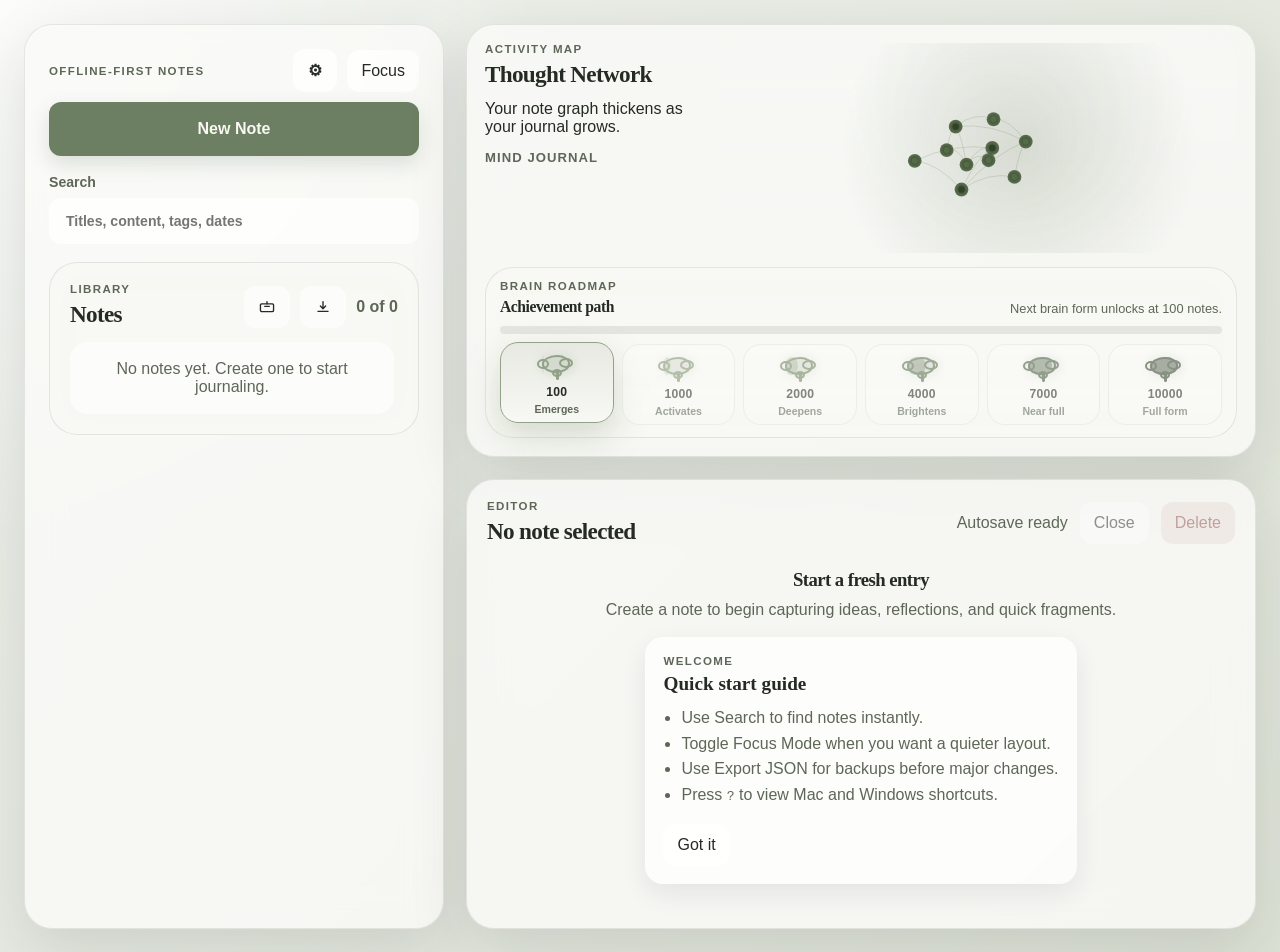
<file: index.html>
<!DOCTYPE html>
<html lang="en">
  <head>
    <meta charset="UTF-8" />
    <meta name="viewport" content="width=device-width, initial-scale=1.0" />
    <title>Mind Journal</title>
    <link rel="stylesheet" href="style.css" />
  </head>
  <body>
    <div class="app-shell">
      <aside class="sidebar panel">
        <div class="sidebar__top">
          <div class="sidebar__top-row">
            <p class="eyebrow">Offline-first notes</p>
            <div class="sidebar__top-actions">
              <button
                class="button button--ghost button--icon"
                id="settings-button"
                type="button"
                aria-label="Open display settings"
                aria-haspopup="dialog"
                aria-expanded="false"
                aria-controls="settings-popover"
              >
                &#9881;
              </button>
              <button class="button button--ghost" id="focus-mode-button" type="button">
                Focus
              </button>
            </div>
          </div>
          <div class="sidebar__title-row">
            <button class="button button--primary" id="new-note-button" type="button">
              New Note
            </button>
          </div>
        </div>

        <section class="toolbar">
          <div class="search-tools">
            <label class="search-field" for="search-input">
              <span>Search</span>
              <input
                id="search-input"
                name="search"
                type="search"
                placeholder="Titles, content, tags, dates"
                autocomplete="off"
              />
            </label>
          </div>

          <input id="import-file-input" type="file" accept="application/json,.json" class="hidden" />

          <section
            class="settings-popover panel panel--inner hidden"
            id="settings-popover"
            aria-labelledby="settings-heading"
            role="dialog"
            aria-modal="false"
          >
            <div>
              <p class="eyebrow">Preferences</p>
              <h2 id="settings-heading">Reading and layout</h2>
            </div>
            <div class="settings-list">
              <label class="theme-picker" id="theme-control-wrapper" for="theme-select">
                <span>Theme</span>
                <select id="theme-select" name="theme">
                  <option value="soft-gray">Soft Gray</option>
                  <option value="light">Light</option>
                  <option value="dark">Dark</option>
                  <option value="glass">Glass</option>
                  <option value="paper">Paper</option>
                </select>
              </label>

              <div class="settings-group">
                <span class="settings-group__label">Library view</span>
                <div class="segmented-control" id="view-control-wrapper" role="tablist" aria-label="Note view">
                  <button class="segmented-control__button" id="view-card" data-view="card" type="button">
                    Cards
                  </button>
                  <button class="segmented-control__button" id="view-timeline" data-view="timeline" type="button">
                    Timeline
                  </button>
                </div>
              </div>

              <label class="theme-picker" for="sort-select">
                <span>Sort</span>
                <select id="sort-select" name="sort">
                  <option value="updated">Updated</option>
                  <option value="created">Created</option>
                </select>
              </label>

              <label class="settings-toggle" for="toggle-brain-roadmap">
                <span>
                  <strong>Brain Roadmap</strong>
                  <small>Show the milestone roadmap under the Activity Map.</small>
                </span>
                <input id="toggle-brain-roadmap" type="checkbox" />
              </label>

              <div class="settings-actions">
                <button class="button button--ghost" id="import-button" type="button">
                  Import JSON
                </button>
                <button class="button button--ghost" id="export-button" type="button">
                  Export JSON
                </button>
              </div>

              <button class="button button--ghost settings-shortcuts-button" id="settings-shortcuts-button" type="button">
                Keyboard shortcuts
              </button>

              <p class="safety-note" id="safety-note">
                Backup tip: export your notes before importing. Imported files can replace existing notes that share the same ID.
              </p>
            </div>
          </section>
        </section>

        <section class="library panel panel--inner" aria-labelledby="library-heading">
          <div class="library__header">
            <div>
              <p class="eyebrow">Library</p>
              <h2 id="library-heading">Notes</h2>
            </div>
            <div class="library__header-actions">
              <button
                class="icon-button"
                id="open-folder-button"
                type="button"
                aria-label="Open archive browser"
              >
                <svg viewBox="0 0 24 24" aria-hidden="true" focusable="false">
                  <path
                    d="M4.75 7.75h14.5a1.5 1.5 0 0 1 1.5 1.5v7a2 2 0 0 1-2 2H5.25a2 2 0 0 1-2-2v-7a1.5 1.5 0 0 1 1.5-1.5Z"
                    fill="none"
                    stroke="currentColor"
                    stroke-linecap="round"
                    stroke-linejoin="round"
                    stroke-width="1.8"
                  />
                  <path
                    d="M9 11.25h6M12 4.75v3"
                    fill="none"
                    stroke="currentColor"
                    stroke-linecap="round"
                    stroke-linejoin="round"
                    stroke-width="1.8"
                  />
                </svg>
              </button>
              <button
                class="icon-button"
                id="download-backup-button"
                type="button"
                aria-label="Download backup"
              >
                <svg viewBox="0 0 24 24" aria-hidden="true" focusable="false">
                  <path
                    d="M12 4.75v9.5M8.5 10.75 12 14.25l3.5-3.5M5.25 17.75h13.5"
                    fill="none"
                    stroke="currentColor"
                    stroke-linecap="round"
                    stroke-linejoin="round"
                    stroke-width="1.8"
                  />
                </svg>
              </button>
              <p class="library__summary" id="library-summary"></p>
            </div>
          </div>
          <div class="library__content" id="library-container"></div>
        </section>
      </aside>

      <main class="main-column">
        <section class="visual panel" aria-labelledby="visual-heading">
          <div class="visual__copy">
            <div>
              <p class="eyebrow">Activity map</p>
              <h2 id="visual-heading">Thought Network</h2>
            </div>
            <p id="visual-summary">
              Your note graph thickens as your journal grows.
            </p>
            <p class="visual__brand">Mind Journal</p>
          </div>
          <canvas id="brain-canvas" width="640" height="260" aria-label="Decorative note activity visualization"></canvas>
          <div class="brain-roadmap panel panel--inner" id="brain-roadmap" aria-labelledby="brain-roadmap-heading">
            <div class="brain-roadmap__header">
              <div>
                <p class="eyebrow">Brain roadmap</p>
                <h3 id="brain-roadmap-heading">Achievement path</h3>
              </div>
              <p class="brain-roadmap__status" id="brain-roadmap-status">Next brain form unlocks at 100 notes.</p>
            </div>
            <div class="brain-roadmap__progress" aria-hidden="true">
              <span id="brain-roadmap-progress"></span>
            </div>
            <div class="brain-roadmap__grid" id="brain-roadmap-grid"></div>
          </div>
        </section>

        <section class="editor panel" id="editor-panel" aria-labelledby="editor-heading">
          <div class="editor__header">
            <div>
              <p class="eyebrow">Editor</p>
              <h2 id="editor-heading">No note selected</h2>
            </div>
            <div class="editor__actions">
              <span class="autosave-indicator" id="autosave-indicator">Autosave ready</span>
              <button class="button button--ghost" id="close-editor-button" type="button">
                Close
              </button>
              <button class="button button--danger" id="delete-note-button" type="button">
                Delete
              </button>
            </div>
          </div>

          <div class="undo-banner hidden" id="undo-banner">
            <span id="undo-message">Note deleted</span>
            <button class="button button--ghost" id="undo-delete-button" type="button">Undo</button>
          </div>

          <div class="editor__body" id="editor-body">
            <div class="empty-state" id="editor-empty-state">
              <h3>Start a fresh entry</h3>
              <p>Create a note to begin capturing ideas, reflections, and quick fragments.</p>
              <div class="welcome-panel hidden" id="onboarding-panel">
                <p class="eyebrow">Welcome</p>
                <h4>Quick start guide</h4>
                <ul class="welcome-panel__list">
                  <li>Use Search to find notes instantly.</li>
                  <li>Toggle Focus Mode when you want a quieter layout.</li>
                  <li>Use Export JSON for backups before major changes.</li>
                  <li>Press <code>?</code> to view Mac and Windows shortcuts.</li>
                </ul>
                <button class="button button--ghost" id="dismiss-onboarding-button" type="button">
                  Got it
                </button>
              </div>
            </div>

            <form class="editor-form hidden" id="editor-form">
              <label class="field" for="note-title">
                <span>Title</span>
                <input id="note-title" name="title" type="text" placeholder="Untitled note" maxlength="120" />
              </label>

              <label class="field" for="note-tags">
                <span>Tags</span>
                <input
                  id="note-tags"
                  name="tags"
                  type="text"
                  placeholder="comma, separated, tags"
                  autocomplete="off"
                />
              </label>

              <div class="tag-suggestions hidden" id="tag-suggestions">
                <p class="tag-suggestions__label">Used tags</p>
                <div class="tag-suggestions__chips" id="tag-suggestions-list"></div>
              </div>

              <label class="field field--grow" for="note-content">
                <span>Content</span>
                <textarea
                  id="note-content"
                  name="content"
                  placeholder="Write freely. Changes save automatically."
                ></textarea>
              </label>

              <dl class="meta-grid">
                <div>
                  <dt>Created</dt>
                  <dd id="note-created-at">-</dd>
                </div>
                <div>
                  <dt>Updated</dt>
                  <dd id="note-updated-at">-</dd>
                </div>
              </dl>
            </form>
          </div>
        </section>
      </main>
    </div>

    <template id="note-card-template">
      <article class="note-card">
        <header class="note-card__header">
          <h3></h3>
          <time></time>
        </header>
        <p class="note-card__preview"></p>
        <ul class="tag-list"></ul>
      </article>
    </template>

    <div class="modal-backdrop hidden" id="delete-modal-backdrop" aria-hidden="true">
      <section
        class="modal panel"
        id="delete-modal"
        role="dialog"
        aria-modal="true"
        aria-labelledby="delete-modal-heading"
        aria-describedby="delete-modal-description"
      >
        <p class="eyebrow">Confirm deletion</p>
        <h2 id="delete-modal-heading">Delete this note?</h2>
        <p class="modal__description" id="delete-modal-description">
          This note will be removed from your local journal and cannot be recovered here.
        </p>
        <div class="modal__actions">
          <button class="button button--ghost" id="cancel-delete-button" type="button">
            Cancel
          </button>
          <button class="button button--danger" id="confirm-delete-button" type="button">
            Delete Note
          </button>
        </div>
      </section>
    </div>

    <div class="modal-backdrop hidden" id="folder-browser-backdrop" aria-hidden="true">
      <section
        class="modal panel modal--wide folder-browser"
        id="folder-browser-modal"
        role="dialog"
        aria-modal="true"
        aria-labelledby="folder-browser-heading"
        aria-describedby="folder-browser-description"
      >
        <div class="modal__topline">
          <div>
            <p class="eyebrow">Archive</p>
            <h2 id="folder-browser-heading">Browse archive</h2>
          </div>
          <button class="icon-button" id="close-folder-browser-button" type="button" aria-label="Close archive browser">
            &times;
          </button>
        </div>
        <p class="modal__description" id="folder-browser-description">
          Search across your full archive, then narrow by tags or by month when your journal gets larger.
        </p>
        <div class="folder-browser__search">
          <label class="search-field" for="folder-search-input">
            <span>Search</span>
            <input
              id="folder-search-input"
              name="folder-search"
              type="search"
              placeholder="Titles, content, tags, dates"
              autocomplete="off"
            />
          </label>
          <button class="button button--ghost" id="folder-clear-button" type="button">Reset</button>
        </div>
        <div class="folder-browser__browse">
          <section class="folder-browser__section" aria-labelledby="folder-tags-heading">
            <div class="folder-browser__section-head">
              <h3 id="folder-tags-heading">#Tags</h3>
            </div>
            <div class="folder-browser__chips" id="folder-tag-list"></div>
          </section>
          <section class="folder-browser__section" aria-labelledby="folder-months-heading">
            <div class="folder-browser__section-head">
              <h3 id="folder-months-heading">View by month</h3>
            </div>
            <div class="folder-browser__chips" id="folder-month-list"></div>
          </section>
        </div>
        <div class="folder-browser__results-head">
          <p class="eyebrow">Results</p>
          <p class="folder-browser__summary" id="folder-results-summary"></p>
        </div>
        <div class="folder-browser__results" id="folder-results"></div>
      </section>
    </div>

    <div class="modal-backdrop hidden" id="shortcuts-modal-backdrop" aria-hidden="true">
      <section
        class="modal panel modal--wide"
        id="shortcuts-modal"
        role="dialog"
        aria-modal="true"
        aria-labelledby="shortcuts-modal-heading"
        aria-describedby="shortcuts-modal-description"
      >
        <div class="modal__topline">
          <div>
            <p class="eyebrow">Keyboard shortcuts</p>
            <h2 id="shortcuts-modal-heading">Shortcuts for Mac and Windows</h2>
          </div>
          <button class="icon-button" id="close-shortcuts-button" type="button" aria-label="Close shortcuts help">
            &times;
          </button>
        </div>
        <p class="modal__description" id="shortcuts-modal-description">
          Use these shortcuts when you are not typing in a field. The <code>?</code> shortcut opens this panel.
        </p>

        <div class="shortcut-grid-wrap">
          <div class="shortcut-grid" aria-label="Shortcut reference">
            <div class="shortcut-grid__header">Action</div>
            <div class="shortcut-grid__header">Mac</div>
            <div class="shortcut-grid__header">Windows</div>

            <div>Open shortcut help</div>
            <kbd>?</kbd>
            <kbd>?</kbd>

            <div>Create new note</div>
            <kbd>N</kbd>
            <kbd>N</kbd>

            <div>Focus search</div>
            <kbd>Cmd + F</kbd>
            <kbd>Ctrl + F</kbd>

            <div>Toggle Focus Mode</div>
            <kbd>Cmd + .</kbd>
            <kbd>Ctrl + .</kbd>

            <div>Clear filters</div>
            <kbd>Cmd + Delete</kbd>
            <kbd>Ctrl + Backspace</kbd>

            <div>Next visible note</div>
            <kbd>J</kbd>
            <kbd>J</kbd>

            <div>Previous visible note</div>
            <kbd>K</kbd>
            <kbd>K</kbd>

            <div>Open archive</div>
            <kbd>O</kbd>
            <kbd>O</kbd>

            <div>Download backup</div>
            <kbd>D</kbd>
            <kbd>D</kbd>

            <div>Close editor or dialog</div>
            <kbd>Esc</kbd>
            <kbd>Esc</kbd>
          </div>
        </div>
      </section>
    </div>

    <div class="modal-backdrop hidden" id="import-confirm-modal-backdrop" aria-hidden="true">
      <section
        class="modal panel"
        id="import-confirm-modal"
        role="dialog"
        aria-modal="true"
        aria-labelledby="import-confirm-heading"
        aria-describedby="import-confirm-description"
      >
        <p class="eyebrow">Import confirmation</p>
        <h2 id="import-confirm-heading">Review import</h2>
        <p class="modal__description" id="import-confirm-description">
          Importing can add new notes and replace existing notes that use the same ID.
        </p>
        <dl class="import-summary">
          <div>
            <dt>File</dt>
            <dd id="import-summary-file">-</dd>
          </div>
          <div>
            <dt>Valid notes</dt>
            <dd id="import-summary-total">-</dd>
          </div>
          <div>
            <dt>Added</dt>
            <dd id="import-summary-added">-</dd>
          </div>
          <div>
            <dt>Replaced</dt>
            <dd id="import-summary-replaced">-</dd>
          </div>
        </dl>
        <div class="modal__actions">
          <button class="button button--ghost" id="cancel-import-button" type="button">
            Cancel
          </button>
          <button class="button button--primary" id="confirm-import-button" type="button">
            Import Notes
          </button>
        </div>
      </section>
    </div>

    <script src="script.js"></script>
  </body>
</html>
</file>
<file: style.css>
:root {
  --font-display: "Iowan Old Style", "Palatino Linotype", "Book Antiqua", Georgia, serif;
  --font-body: "Avenir Next", "Segoe UI", "Helvetica Neue", sans-serif;
  --radius-lg: 28px;
  --radius-md: 18px;
  --radius-sm: 12px;
  --shadow-soft: 0 22px 60px rgba(27, 31, 35, 0.12);
  --shadow-card: 0 10px 26px rgba(27, 31, 35, 0.08);
  --transition: 180ms ease;
}

body[data-theme="soft-gray"] {
  --bg: #eef0eb;
  --bg-accent: radial-gradient(circle at top left, rgba(255, 255, 255, 0.8), transparent 34%),
    linear-gradient(135deg, #eef0eb 0%, #dde2d6 100%);
  --panel: rgba(251, 251, 248, 0.82);
  --panel-strong: rgba(248, 248, 244, 0.95);
  --border: rgba(74, 80, 67, 0.12);
  --text: #252b22;
  --muted: #5e6757;
  --accent: #546a48;
  --accent-strong: #32412a;
  --danger: #8d4b4b;
  --input: rgba(255, 255, 255, 0.68);
  --canvas-glow: rgba(84, 106, 72, 0.2);
  --brain-100: #8f9f84;
  --brain-1000: #7b906d;
  --brain-2000: #667e58;
  --brain-4000: #546a48;
  --brain-7000: #405438;
  --brain-10000: #2d3e26;
}

body[data-theme="light"] {
  --bg: #f8f5ef;
  --bg-accent: radial-gradient(circle at top right, rgba(255, 211, 156, 0.32), transparent 30%),
    linear-gradient(150deg, #f8f5ef 0%, #efe8db 100%);
  --panel: rgba(255, 255, 255, 0.84);
  --panel-strong: rgba(255, 255, 255, 0.97);
  --border: rgba(112, 95, 73, 0.12);
  --text: #271f16;
  --muted: #6d5e4d;
  --accent: #a05f2b;
  --accent-strong: #7b4319;
  --danger: #9b473d;
  --input: rgba(248, 242, 235, 0.82);
  --canvas-glow: rgba(160, 95, 43, 0.22);
  --brain-100: #d2b090;
  --brain-1000: #c38f63;
  --brain-2000: #b57545;
  --brain-4000: #a05f2b;
  --brain-7000: #8c4f21;
  --brain-10000: #6e3916;
}

body[data-theme="dark"] {
  --bg: #141819;
  --bg-accent: radial-gradient(circle at top left, rgba(86, 114, 96, 0.3), transparent 36%),
    linear-gradient(150deg, #141819 0%, #1c2220 100%);
  --panel: rgba(26, 31, 30, 0.82);
  --panel-strong: rgba(30, 37, 36, 0.96);
  --border: rgba(214, 226, 214, 0.1);
  --text: #edf1eb;
  --muted: #acb7ad;
  --accent: #9fba9c;
  --accent-strong: #d6ead2;
  --danger: #f09a8c;
  --input: rgba(19, 23, 22, 0.84);
  --canvas-glow: rgba(159, 186, 156, 0.18);
  --brain-100: #7f9b7d;
  --brain-1000: #93af90;
  --brain-2000: #a7c3a4;
  --brain-4000: #b8d1b5;
  --brain-7000: #cce0c8;
  --brain-10000: #e4f3e0;
  --shadow-soft: 0 24px 80px rgba(0, 0, 0, 0.3);
  --shadow-card: 0 12px 24px rgba(0, 0, 0, 0.22);
}

body[data-theme="glass"] {
  --bg: #e7edf3;
  --bg-accent:
    radial-gradient(circle at top left, rgba(255, 255, 255, 0.82), transparent 30%),
    radial-gradient(circle at top right, rgba(173, 211, 236, 0.26), transparent 28%),
    linear-gradient(150deg, #e7edf3 0%, #d7e1ea 52%, #cfdce6 100%);
  --panel: rgba(248, 252, 255, 0.58);
  --panel-strong: rgba(252, 254, 255, 0.74);
  --border: rgba(92, 114, 132, 0.16);
  --text: #1d2a34;
  --muted: #5f7282;
  --accent: #6b8aa3;
  --accent-strong: #466276;
  --danger: #975c68;
  --input: rgba(255, 255, 255, 0.46);
  --canvas-glow: rgba(116, 164, 197, 0.22);
  --brain-100: #a9bccd;
  --brain-1000: #91acc2;
  --brain-2000: #7d9fb8;
  --brain-4000: #6b8aa3;
  --brain-7000: #59768f;
  --brain-10000: #425d74;
  --shadow-soft: 0 24px 66px rgba(44, 61, 78, 0.12);
  --shadow-card: 0 12px 28px rgba(54, 74, 92, 0.1);
}

body[data-theme="paper"] {
  --bg: #f5f0e6;
  --bg-accent:
    radial-gradient(circle at top left, rgba(255, 255, 255, 0.72), transparent 30%),
    linear-gradient(145deg, #f5f0e6 0%, #efe6d7 48%, #e8decf 100%);
  --panel: rgba(255, 251, 245, 0.84);
  --panel-strong: rgba(255, 252, 247, 0.96);
  --border: rgba(105, 87, 68, 0.12);
  --text: #2e2419;
  --muted: #6d5c49;
  --accent: #8a6b4e;
  --accent-strong: #654a34;
  --danger: #9a5d53;
  --input: rgba(255, 248, 238, 0.84);
  --canvas-glow: rgba(165, 128, 90, 0.16);
  --brain-100: #cbb59b;
  --brain-1000: #b89b7a;
  --brain-2000: #a98761;
  --brain-4000: #8a6b4e;
  --brain-7000: #75563d;
  --brain-10000: #5d4330;
  --shadow-soft: 0 22px 58px rgba(65, 48, 31, 0.1);
  --shadow-card: 0 10px 24px rgba(80, 60, 40, 0.08);
}

* {
  box-sizing: border-box;
}

html,
body {
  min-height: 100%;
}

body {
  margin: 0;
  font-family: var(--font-body);
  color: var(--text);
  background: var(--bg-accent);
}

button,
input,
textarea,
select {
  font: inherit;
}

button,
select {
  color: inherit;
}

button {
  cursor: pointer;
}

.hidden {
  display: none !important;
}

.app-shell {
  display: grid;
  grid-template-columns: minmax(320px, 420px) minmax(0, 1fr);
  gap: 22px;
  min-height: 100vh;
  padding: 24px;
}

.panel {
  backdrop-filter: blur(18px);
  background: var(--panel);
  border: 1px solid var(--border);
  border-radius: var(--radius-lg);
  box-shadow: var(--shadow-soft);
}

.panel--inner {
  background: var(--panel-strong);
  box-shadow: none;
}

.sidebar,
.main-column {
  min-height: 0;
}

.sidebar {
  display: flex;
  flex-direction: column;
  gap: 18px;
  padding: 24px;
}

.main-column {
  display: grid;
  grid-template-rows: auto minmax(0, 1fr);
  gap: 22px;
}

.eyebrow {
  margin: 0 0 6px;
  font-size: 0.72rem;
  font-weight: 700;
  letter-spacing: 0.12em;
  text-transform: uppercase;
  color: var(--muted);
}

h1,
h2,
h3 {
  margin: 0;
  font-family: var(--font-display);
  font-weight: 600;
  letter-spacing: -0.03em;
}

h1 {
  font-size: clamp(2rem, 2.2vw, 2.6rem);
}

h2 {
  font-size: 1.45rem;
}

p {
  margin: 0;
}

.sidebar__top,
.toolbar,
.toolbar__row,
.visual__copy,
.editor__header,
.editor__actions,
.calendar__header,
.calendar__nav {
  display: flex;
  align-items: center;
  justify-content: space-between;
  gap: 12px;
}

.sidebar__top,
.toolbar {
  align-items: stretch;
  flex-direction: column;
}

.sidebar__top {
  gap: 10px;
}

.sidebar__top-row,
.sidebar__title-row {
  display: flex;
  align-items: center;
  justify-content: space-between;
  gap: 12px;
}

.sidebar__top-row .eyebrow {
  margin: 0;
}

.sidebar__title-row {
  align-items: end;
}

#new-note-button {
  width: 100%;
  min-height: 54px;
  padding: 14px 18px;
  font-size: 1rem;
  font-weight: 800;
  background: color-mix(in srgb, var(--accent) 86%, white 14%);
  box-shadow: 0 8px 20px color-mix(in srgb, var(--accent) 18%, transparent);
}

#new-note-button:hover {
  background: color-mix(in srgb, var(--accent) 90%, white 10%);
}

.sidebar__top-actions {
  display: flex;
  align-items: center;
  gap: 10px;
}

.button--icon {
  min-width: 44px;
  padding-inline: 0;
  font-weight: 800;
}

.icon-button {
  display: inline-flex;
  align-items: center;
  justify-content: center;
}

.icon-button svg {
  width: 18px;
  height: 18px;
  flex: 0 0 auto;
}

.toolbar {
  gap: 14px;
  position: relative;
}

.settings-popover {
  position: absolute;
  top: 0;
  right: 0;
  z-index: 12;
  display: flex;
  flex-direction: column;
  gap: 14px;
  width: min(100%, 360px);
  padding: 16px;
}

.settings-list {
  display: flex;
  flex-direction: column;
  gap: 10px;
}

.settings-list > .theme-picker,
.settings-group {
  padding: 12px 14px;
  border-radius: var(--radius-md);
  background: var(--input);
}

.settings-toggle {
  display: flex;
  align-items: center;
  justify-content: space-between;
  gap: 14px;
  padding: 12px 14px;
  border-radius: var(--radius-md);
  background: var(--input);
}

.settings-toggle span {
  display: flex;
  flex-direction: column;
  gap: 4px;
}

.settings-toggle strong {
  font-size: 0.92rem;
}

.settings-toggle small {
  color: var(--muted);
  font-size: 0.78rem;
  line-height: 1.4;
}

.settings-toggle input {
  width: 18px;
  height: 18px;
  accent-color: var(--accent);
  flex: 0 0 auto;
}

.settings-group {
  display: flex;
  flex-direction: column;
  gap: 10px;
}

.settings-group__label {
  color: var(--muted);
  font-size: 0.88rem;
  font-weight: 600;
}

.settings-actions {
  display: grid;
  grid-template-columns: repeat(2, minmax(0, 1fr));
  gap: 10px;
}

.settings-shortcuts-button {
  width: 100%;
}

.toolbar__row {
  align-items: end;
}

.toolbar__row--actions {
  align-items: center;
  flex-wrap: wrap;
}

.safety-note {
  padding: 12px 14px;
  border-radius: var(--radius-md);
  background: rgba(160, 95, 43, 0.1);
  color: var(--muted);
  font-size: 0.84rem;
  line-height: 1.5;
}

.search-field,
.theme-picker,
.field {
  display: flex;
  flex-direction: column;
  gap: 8px;
  color: var(--muted);
  font-size: 0.88rem;
  font-weight: 600;
}

.theme-picker--inline {
  min-width: 164px;
}

.search-tools {
  display: block;
}

.view-tools {
  display: inline-flex;
  align-items: center;
  gap: 10px;
  min-width: 0;
  flex-wrap: wrap;
}

.calendar-trigger {
  display: inline-flex;
  align-items: center;
  justify-content: center;
  gap: 8px;
  min-height: 50px;
  white-space: nowrap;
}

.calendar-trigger__icon {
  font-size: 1rem;
}

.search-field input,
.theme-picker select,
.field input,
.field textarea {
  width: 100%;
  border: 1px solid transparent;
  border-radius: var(--radius-sm);
  background: var(--input);
  color: var(--text);
  padding: 14px 16px;
  transition: border-color var(--transition), transform var(--transition), background var(--transition);
}

.search-field input:focus,
.theme-picker select:focus,
.field input:focus,
.field textarea:focus {
  outline: none;
  border-color: var(--accent);
  transform: translateY(-1px);
}

.field--grow,
.field textarea {
  flex: 1;
}

.field textarea {
  min-height: 280px;
  resize: vertical;
  line-height: 1.6;
}

.button,
.icon-button,
.segmented-control__button,
.calendar-day {
  border: 0;
  border-radius: var(--radius-sm);
  transition: transform var(--transition), background var(--transition), color var(--transition),
    box-shadow var(--transition);
}

.button,
.segmented-control__button,
.icon-button {
  padding: 12px 14px;
}

.button {
  background: rgba(255, 255, 255, 0.12);
}

.button:hover,
.icon-button:hover,
.segmented-control__button:hover,
.calendar-day:hover {
  transform: translateY(-1px);
}

.button--primary {
  background: var(--accent);
  color: #f9f8f3;
  box-shadow: var(--shadow-card);
}

.button--ghost,
.icon-button,
.segmented-control__button {
  background: var(--input);
}

.button--danger {
  background: rgba(157, 71, 61, 0.14);
  color: var(--danger);
}

.button:disabled,
.icon-button:disabled,
.segmented-control__button:disabled {
  opacity: 0.5;
  cursor: not-allowed;
  transform: none;
}

.segmented-control {
  display: inline-grid;
  grid-template-columns: repeat(2, 1fr);
  gap: 6px;
  padding: 6px;
  border-radius: var(--radius-md);
  background: var(--input);
}

.segmented-control__button.is-active {
  background: var(--accent);
  color: #f9f8f3;
}

.calendar,
.library,
.editor,
.visual {
  padding: 20px;
}

.calendar {
  display: flex;
  flex-direction: column;
  gap: 10px;
  padding: 16px;
  position: absolute;
  top: calc(100% + 10px);
  left: 0;
  right: 0;
  z-index: 15;
}

.calendar__month {
  font-weight: 700;
  color: var(--muted);
  font-size: 0.98rem;
}

.calendar__header {
  gap: 8px;
}

.calendar__nav {
  gap: 8px;
}

.calendar .icon-button {
  padding: 10px 12px;
}

.calendar__weekdays,
.calendar__grid {
  display: grid;
  grid-template-columns: repeat(7, minmax(0, 1fr));
  gap: 6px;
}

.calendar__weekdays span {
  text-align: center;
  font-size: 0.74rem;
  font-weight: 700;
  letter-spacing: 0.02em;
  color: var(--muted);
}

.calendar-day {
  position: relative;
  min-height: 46px;
  padding: 8px 4px 6px;
  background: var(--input);
  color: var(--text);
  border-radius: 10px;
}

.calendar-day span {
  display: block;
  text-align: center;
  font-weight: 700;
  font-size: 0.95rem;
  line-height: 1.1;
}

.calendar-day small {
  display: inline-flex;
  align-items: center;
  justify-content: center;
  min-width: 18px;
  height: 18px;
  margin-top: 4px;
  padding: 0 5px;
  border-radius: 999px;
  background: rgba(255, 255, 255, 0.55);
  color: var(--muted);
  font-size: 0.68rem;
  font-weight: 800;
  line-height: 1;
}

.calendar-day.is-muted {
  opacity: 0.36;
}

.calendar-day.is-selected {
  background: var(--accent);
  color: #f9f8f3;
}

.calendar-day.is-selected small,
.calendar-day.is-today small {
  color: inherit;
}

.calendar-day.is-selected small {
  background: rgba(255, 255, 255, 0.18);
}

.calendar-day.is-today {
  box-shadow: inset 0 0 0 1px var(--accent);
}

.calendar-day small.is-empty {
  visibility: hidden;
}

.library {
  display: flex;
  flex-direction: column;
  min-height: 0;
  overflow: hidden;
}

body.focus-mode .toolbar__row,
body.focus-mode .toolbar__row--actions {
  display: none !important;
}

body.focus-mode .sidebar {
  align-self: stretch;
  gap: 12px;
  height: 100%;
}

body.focus-mode .sidebar__top {
  gap: 10px;
}

body.focus-mode .toolbar {
  gap: 8px;
}

body.focus-mode .app-shell {
  min-height: calc(100vh - 48px);
  height: calc(100vh - 48px);
}

body.focus-mode .main-column {
  grid-template-rows: minmax(0, 1fr);
  height: 100%;
}

body.focus-mode .visual {
  display: none;
}

body.focus-mode .library {
  max-height: none;
  flex: 1;
}

body.focus-mode .library__header {
  margin-bottom: 8px;
}

body.focus-mode .library__content {
  gap: 6px;
  padding-right: 0;
}

body.focus-mode .note-card,
body.focus-mode .timeline-group {
  padding: 10px;
}

body.focus-mode .note-card h3 {
  font-size: 0.98rem;
}

body.focus-mode .tag-list {
  gap: 5px;
}

body.focus-mode .tag-list li {
  padding: 4px 8px;
  font-size: 0.68rem;
}

body.focus-mode .editor {
  min-height: 0;
  height: 100%;
}

.library__header {
  display: flex;
  align-items: end;
  justify-content: space-between;
  gap: 12px;
  margin-bottom: 14px;
}

.library__header-actions {
  display: flex;
  align-items: center;
  gap: 10px;
}

.library__summary {
  color: var(--muted);
  font-weight: 700;
}

.library__content {
  display: flex;
  flex-direction: column;
  gap: 10px;
  overflow-y: auto;
  min-height: 0;
  max-height: min(58vh, 680px);
  padding-right: 4px;
}

.note-card,
.timeline-group {
  padding: 14px;
  border-radius: var(--radius-md);
  border: 1px solid transparent;
  background: var(--input);
  box-shadow: var(--shadow-card);
  cursor: pointer;
  transition: transform var(--transition), border-color var(--transition), background var(--transition);
}

.note-card.is-selected,
.timeline-group .note-card.is-selected {
  border-color: var(--accent);
  background: var(--panel-strong);
}

.note-card__header {
  display: flex;
  align-items: start;
  justify-content: space-between;
  gap: 12px;
  margin-bottom: 0;
}

.note-card__header h3 {
  font-size: 1rem;
  line-height: 1.25;
}

.timeline-group__label,
.empty-state p,
.autosave-indicator,
.meta-grid dd {
  color: var(--muted);
}

.tag-list {
  display: flex;
  flex-wrap: wrap;
  gap: 6px;
  list-style: none;
  padding: 0;
  margin: 10px 0 0;
}

.tag-list li {
  padding: 5px 9px;
  border-radius: 999px;
  background: rgba(160, 95, 43, 0.14);
  color: var(--accent-strong);
  font-size: 0.74rem;
  font-weight: 700;
  cursor: pointer;
  border: 1px solid rgba(160, 95, 43, 0.18);
  transition: transform var(--transition), background var(--transition), color var(--transition),
    border-color var(--transition);
}

.tag-list li:hover {
  transform: translateY(-1px);
  background: var(--accent);
  color: #f9f8f3;
  border-color: var(--accent);
}

.tag-suggestions {
  display: flex;
  flex-direction: column;
  gap: 8px;
  margin-top: -2px;
}

.tag-suggestions__label {
  color: var(--muted);
  font-size: 0.78rem;
  font-weight: 800;
  letter-spacing: 0.08em;
  text-transform: uppercase;
}

.tag-suggestions__chips {
  display: flex;
  flex-wrap: wrap;
  gap: 8px;
}

.tag-suggestion-chip {
  padding: 6px 10px;
  border: 1px solid rgba(160, 95, 43, 0.18);
  border-radius: 999px;
  background: rgba(160, 95, 43, 0.1);
  color: var(--accent-strong);
  font-size: 0.76rem;
  font-weight: 700;
}

.tag-suggestion-chip:hover {
  transform: translateY(-1px);
  background: var(--accent);
  color: #f9f8f3;
  border-color: var(--accent);
}

.timeline-group {
  display: flex;
  flex-direction: column;
  gap: 8px;
}

.timeline-group__label {
  font-size: 0.84rem;
  font-weight: 800;
  letter-spacing: 0.08em;
  text-transform: uppercase;
}

.visual {
  display: grid;
  grid-template-columns: minmax(180px, 220px) minmax(0, 1fr);
  gap: 14px;
  align-items: start;
  padding: 18px;
}

.visual__copy {
  flex-direction: column;
  align-items: start;
  justify-content: start;
}

.visual__brand {
  margin-top: 2px;
  color: var(--muted);
  font-size: 0.82rem;
  font-weight: 700;
  letter-spacing: 0.08em;
  text-transform: uppercase;
}

#brain-canvas {
  width: 100%;
  height: 100%;
  min-height: 190px;
  max-height: 220px;
  border-radius: calc(var(--radius-lg) - 8px);
  background:
    radial-gradient(circle at 58% 50%, var(--canvas-glow) 0%, transparent 56%),
    radial-gradient(circle at 50% 44%, rgba(255, 255, 255, 0.08), transparent 34%),
    linear-gradient(180deg, rgba(255, 255, 255, 0.08), transparent);
}

.brain-roadmap {
  grid-column: 1 / -1;
  display: flex;
  flex-direction: column;
  gap: 10px;
  padding: 12px 14px;
}

.brain-roadmap__header {
  display: flex;
  align-items: end;
  justify-content: space-between;
  gap: 12px;
}

.brain-roadmap__header h3 {
  font-size: 0.98rem;
}

.brain-roadmap__status {
  max-width: 340px;
  color: var(--muted);
  font-size: 0.8rem;
  text-align: right;
}

.brain-roadmap__progress {
  position: relative;
  overflow: hidden;
  height: 8px;
  border-radius: 999px;
  background: rgba(127, 133, 122, 0.16);
}

.brain-roadmap__progress span {
  display: block;
  height: 100%;
  width: 0;
  border-radius: inherit;
  background: linear-gradient(90deg, var(--brain-100), var(--brain-4000), var(--brain-10000));
  box-shadow: 0 0 24px var(--canvas-glow);
}

.brain-roadmap__grid {
  display: grid;
  grid-template-columns: repeat(6, minmax(0, 1fr));
  gap: 8px;
}

.brain-roadmap__item {
  display: flex;
  flex-direction: column;
  align-items: center;
  gap: 4px;
  min-width: 0;
  padding: 8px 8px 7px;
  border: 1px solid var(--border);
  border-radius: var(--radius-md);
  background: linear-gradient(180deg, rgba(255, 255, 255, 0.08), transparent), var(--panel);
  text-align: center;
  opacity: 0.68;
  transition: transform var(--transition), border-color var(--transition), box-shadow var(--transition),
    opacity var(--transition), background var(--transition);
}

.brain-roadmap__item strong {
  font-size: 0.76rem;
  letter-spacing: 0.02em;
}

.brain-roadmap__item small {
  color: var(--muted);
  font-size: 0.66rem;
  font-weight: 700;
}

.brain-roadmap__item.is-reached {
  opacity: 0.9;
  border-color: var(--brain-card-outline-soft);
}

.brain-roadmap__item.is-current {
  opacity: 1;
  transform: translateY(-2px);
  border-color: var(--brain-card-outline);
  box-shadow: 0 14px 34px var(--brain-card-glow-soft);
  background: linear-gradient(180deg, var(--brain-card-glow-faint), transparent), var(--panel-strong);
}

.brain-roadmap__item.is-locked {
  opacity: 0.56;
}

.brain-roadmap__preview {
  position: relative;
  width: 46px;
  height: 30px;
}

.brain-roadmap__preview span {
  position: absolute;
  display: block;
}

.brain-roadmap__halo {
  inset: 3px 5px 6px;
  border-radius: 50%;
  background: var(--brain-card-glow-faint);
  filter: blur(4px);
}

.brain-roadmap__mass,
.brain-roadmap__fill {
  left: 8px;
  top: 4px;
  width: 28px;
  height: 18px;
  border-radius: 56% 48% 48% 54% / 52% 48% 54% 50%;
}

.brain-roadmap__mass {
  border: 2px solid var(--brain-card-outline);
  background: var(--brain-card-ghost-soft);
}

.brain-roadmap__fill {
  transform-origin: left center;
  transform: scaleX(var(--brain-fill-alpha));
  background: var(--brain-card-active-soft);
  opacity: calc(0.16 + var(--brain-fill-alpha) * 0.72);
}

.brain-roadmap__lobe {
  border: 2px solid var(--brain-card-outline);
  background: transparent;
  border-radius: 50%;
}

.brain-roadmap__lobe--front {
  right: 7px;
  top: 7px;
  width: 14px;
  height: 10px;
}

.brain-roadmap__lobe--rear {
  left: 3px;
  top: 8px;
  width: 12px;
  height: 10px;
}

.brain-roadmap__cerebellum {
  left: 18px;
  bottom: 4px;
  width: 10px;
  height: 8px;
  border: 2px solid var(--brain-card-outline);
  border-radius: 50%;
  background: var(--brain-card-active-faint);
}

.brain-roadmap__stem {
  left: 22px;
  bottom: 1px;
  width: 3px;
  height: 9px;
  border-radius: 999px;
  background: var(--brain-card-outline);
}

.editor {
  display: flex;
  flex-direction: column;
  min-height: 0;
}

.undo-banner {
  display: flex;
  align-items: center;
  justify-content: space-between;
  gap: 12px;
  margin: 0 20px 12px;
  padding: 12px 14px;
  border-radius: var(--radius-md);
  border: 1px solid rgba(160, 95, 43, 0.18);
  background: linear-gradient(135deg, rgba(160, 95, 43, 0.16), rgba(255, 244, 226, 0.9));
  color: var(--accent-strong);
  box-shadow: 0 10px 24px rgba(160, 95, 43, 0.12);
}

.undo-banner .button {
  background: var(--accent);
  color: #f9f8f3;
  font-weight: 700;
  box-shadow: none;
}

.editor__body {
  display: flex;
  flex: 1;
  min-height: 0;
}

.editor-form {
  display: flex;
  flex-direction: column;
  gap: 16px;
  flex: 1;
}

.empty-state {
  display: grid;
  place-content: center;
  gap: 10px;
  width: 100%;
  text-align: center;
  padding: 24px;
}

.welcome-panel {
  max-width: 440px;
  margin: 8px auto 0;
  padding: 18px;
  border-radius: var(--radius-md);
  background: var(--input);
  text-align: left;
  box-shadow: var(--shadow-card);
}

.welcome-panel h4 {
  margin: 0 0 10px;
  font-family: var(--font-display);
  font-size: 1.2rem;
}

.welcome-panel__list {
  margin: 0 0 16px;
  padding-left: 18px;
  color: var(--muted);
  line-height: 1.6;
}

.meta-grid {
  display: grid;
  grid-template-columns: repeat(2, minmax(0, 1fr));
  gap: 14px;
  margin: 0;
}

.meta-grid div {
  padding: 14px 16px;
  border-radius: var(--radius-md);
  background: var(--input);
}

.meta-grid dt {
  margin-bottom: 8px;
  color: var(--muted);
  font-size: 0.82rem;
  font-weight: 800;
  letter-spacing: 0.08em;
  text-transform: uppercase;
}

.empty-list {
  padding: 18px;
  border-radius: var(--radius-md);
  background: var(--input);
  color: var(--muted);
  text-align: center;
}

.modal-backdrop {
  position: fixed;
  inset: 0;
  z-index: 40;
  display: grid;
  place-items: center;
  padding: 20px;
  background: rgba(17, 20, 18, 0.42);
  backdrop-filter: blur(10px);
}

.modal {
  width: min(100%, 460px);
  padding: 24px;
  background: var(--panel-strong);
}

.modal--wide {
  width: min(100%, 760px);
}

.modal__topline {
  display: flex;
  align-items: start;
  justify-content: space-between;
  gap: 16px;
}

.modal__description {
  margin-top: 10px;
  color: var(--muted);
  line-height: 1.6;
}

.folder-browser {
  display: flex;
  flex-direction: column;
  gap: 18px;
  width: min(100%, 980px);
  max-height: min(86vh, 900px);
}

.folder-browser__search {
  display: grid;
  grid-template-columns: minmax(0, 1fr) auto;
  gap: 12px;
  align-items: end;
}

.folder-browser__browse {
  display: grid;
  grid-template-columns: repeat(2, minmax(0, 1fr));
  gap: 16px;
}

.folder-browser__section {
  display: flex;
  flex-direction: column;
  gap: 10px;
  min-height: 0;
}

.folder-browser__section-head h3 {
  font-size: 1rem;
}

.folder-browser__chips {
  display: flex;
  flex-wrap: wrap;
  gap: 8px;
}

.folder-chip {
  border: 0;
  border-radius: 999px;
  padding: 9px 12px;
  background: var(--input);
  color: var(--text);
  font: inherit;
  font-size: 0.82rem;
  font-weight: 700;
  transition: transform var(--transition), background var(--transition), color var(--transition),
    box-shadow var(--transition);
}

.folder-chip:hover {
  transform: translateY(-1px);
}

.folder-chip.is-active {
  background: var(--accent);
  color: #f9f8f3;
  box-shadow: var(--shadow-card);
}

.folder-browser__results-head {
  display: flex;
  align-items: center;
  justify-content: space-between;
  gap: 12px;
}

.folder-browser__summary {
  color: var(--muted);
  font-weight: 700;
}

.folder-browser__results {
  display: grid;
  grid-template-columns: repeat(2, minmax(0, 1fr));
  gap: 12px;
  overflow-y: auto;
  min-height: 160px;
  padding-right: 4px;
}

.folder-result {
  padding: 14px;
  border-radius: var(--radius-md);
  border: 1px solid transparent;
  background: var(--input);
  cursor: pointer;
  transition: transform var(--transition), border-color var(--transition), box-shadow var(--transition);
}

.folder-result:hover {
  transform: translateY(-1px);
}

.folder-result.is-selected {
  border-color: var(--accent);
  box-shadow: 0 0 0 1px var(--accent);
}

.folder-result h3 {
  margin-bottom: 6px;
  font-size: 1rem;
}

.folder-result__meta,
.folder-browser__empty {
  color: var(--muted);
  font-size: 0.82rem;
  line-height: 1.5;
}

.shortcut-grid {
  display: grid;
  grid-template-columns: minmax(180px, 1.35fr) minmax(120px, 1fr) minmax(120px, 1fr);
  gap: 10px 14px;
  align-items: center;
  min-width: 560px;
}

.shortcut-grid-wrap {
  overflow-x: auto;
  margin-top: 20px;
}

.shortcut-grid__header {
  color: var(--muted);
  font-size: 0.8rem;
  font-weight: 800;
  letter-spacing: 0.08em;
  text-transform: uppercase;
}

kbd {
  display: inline-flex;
  align-items: center;
  justify-content: center;
  min-height: 36px;
  padding: 6px 10px;
  border: 1px solid var(--border);
  border-radius: 10px;
  background: var(--input);
  box-shadow: inset 0 -1px 0 rgba(0, 0, 0, 0.08);
  font-family: var(--font-body);
  font-size: 0.85rem;
  font-weight: 700;
}

.modal__actions {
  display: flex;
  justify-content: flex-end;
  gap: 12px;
  margin-top: 22px;
}

.import-summary {
  display: grid;
  grid-template-columns: repeat(2, minmax(0, 1fr));
  gap: 12px;
  margin: 18px 0 0;
}

.import-summary div {
  padding: 14px;
  border-radius: var(--radius-md);
  background: var(--input);
}

.import-summary dt {
  margin-bottom: 6px;
  color: var(--muted);
  font-size: 0.78rem;
  font-weight: 800;
  letter-spacing: 0.08em;
  text-transform: uppercase;
}

.import-summary dd {
  margin: 0;
  font-weight: 700;
}

@media (max-width: 1080px) {
  .app-shell {
    grid-template-columns: 1fr;
  }

  .main-column {
    grid-template-rows: auto minmax(0, 1fr);
  }

  .visual {
    grid-template-columns: 1fr;
  }

  .folder-browser__results {
    grid-template-columns: 1fr;
  }

  .brain-roadmap__grid {
    grid-template-columns: repeat(3, minmax(0, 1fr));
  }
}

@media (max-width: 720px) {
  .app-shell {
    padding: 14px;
    gap: 14px;
  }

  .sidebar,
  .calendar,
  .notes,
  .visual,
  .editor {
    padding: 16px;
  }

  .toolbar__row,
  .sidebar__top-row,
  .sidebar__title-row,
  .library__header,
  .brain-roadmap__header,
  .folder-browser__results-head,
  .editor__header,
  .editor__actions,
  .calendar__header,
  .modal__topline {
    flex-direction: column;
    align-items: stretch;
  }

  .editor {
    position: fixed;
    inset: 14px;
    z-index: 20;
    display: none;
    min-height: auto;
  }

  .editor.is-open {
    display: flex;
  }

  .field textarea {
    min-height: 220px;
  }

  .search-tools {
    display: block;
  }

  .view-tools {
    flex-direction: column;
    align-items: stretch;
  }

  .folder-browser {
    max-height: calc(100vh - 28px);
  }

  .folder-browser__search,
  .folder-browser__browse {
    grid-template-columns: 1fr;
  }

  .calendar {
    left: 0;
    right: 0;
  }

  .brain-roadmap__status {
    max-width: none;
    text-align: left;
  }

  .brain-roadmap__grid {
    grid-template-columns: repeat(2, minmax(0, 1fr));
  }

  .modal__actions {
    flex-direction: column-reverse;
  }

  .import-summary {
    grid-template-columns: 1fr;
  }

  .shortcut-grid {
    min-width: 520px;
  }
}
</file>
